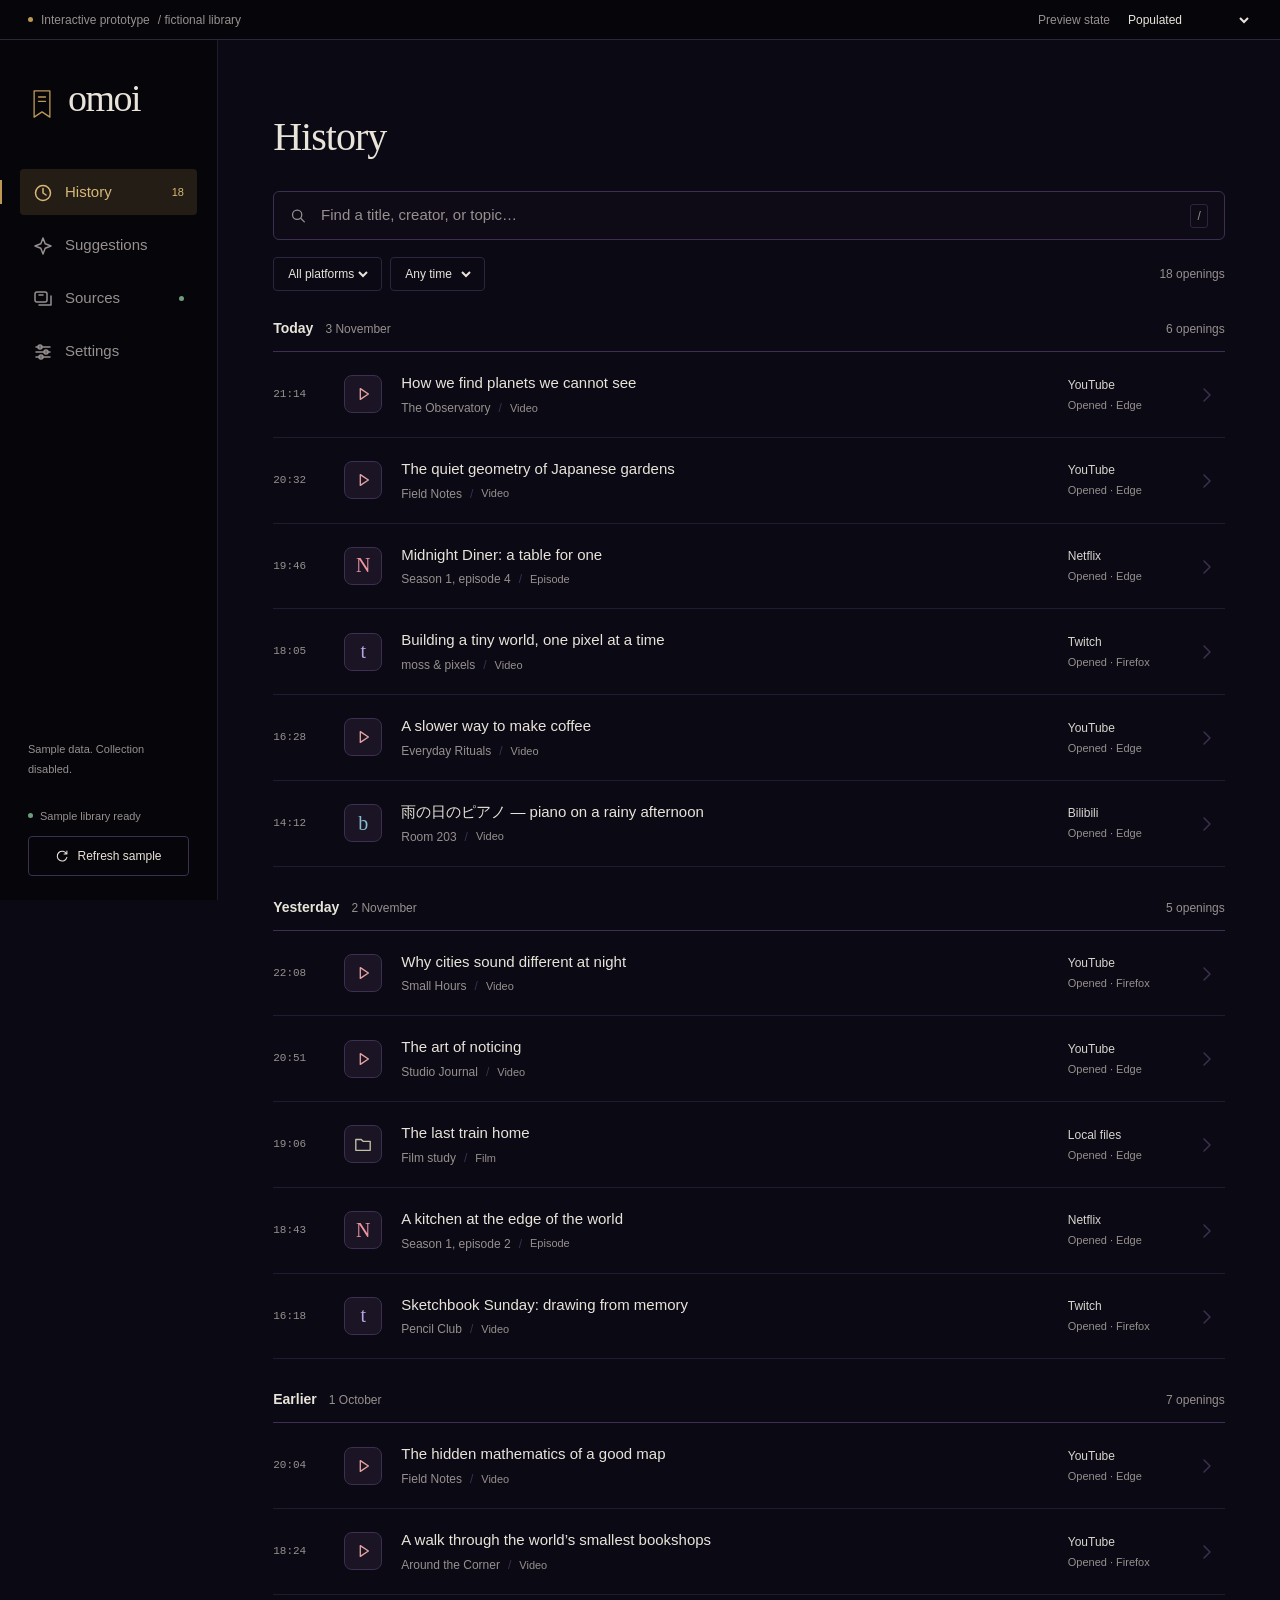
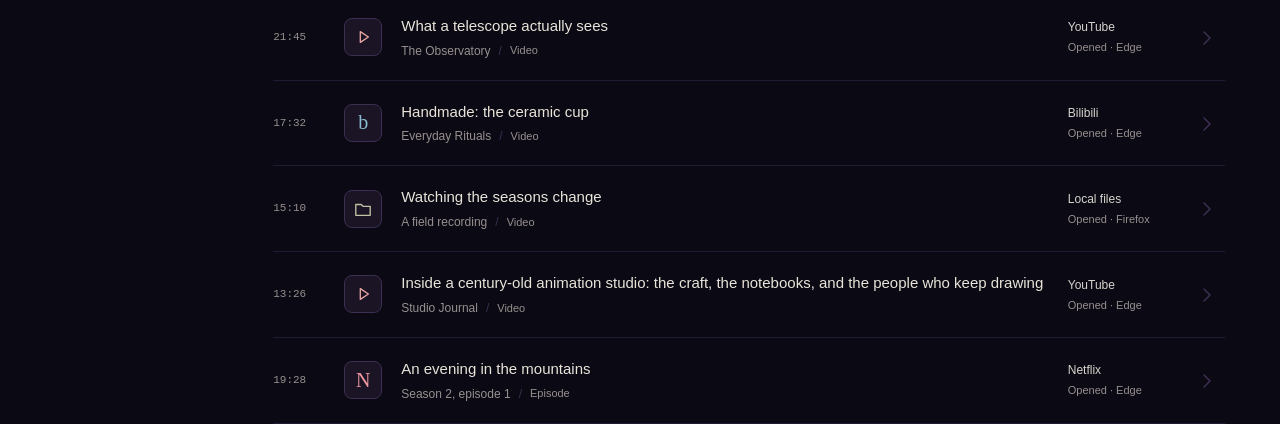
<file: prototype/index.html>
<!doctype html>
<html lang="en">
<head>
  <meta charset="utf-8">
  <meta name="viewport" content="width=device-width, initial-scale=1">
  <meta name="color-scheme" content="dark light">
  <meta http-equiv="Content-Security-Policy" content="default-src 'self'; script-src 'self'; style-src 'self'; img-src 'self' data:; connect-src 'none'; object-src 'none'; base-uri 'none'">
  <title>Omoi</title>
  <link rel="icon" href="data:,">
  <link rel="stylesheet" href="style.css">
  <link rel="stylesheet" href="inspiration.css">
  <script src="app.js" defer></script>
</head>
<body>
  <a href="#main" class="skip-link">Skip to content</a>
  <div class="study-bar"><span><span class="study-dot"></span>Interactive prototype <span class="study-note">/ fictional library</span></span><label>Preview state <select id="preview-state"><option value="populated">Populated</option><option value="empty">Empty library</option><option value="partial">Partial collection</option></select></label></div>
  <div class="app-shell">
    <aside class="sidebar">
      <a class="brand" href="#history" aria-label="Omoi home"><svg viewBox="0 0 32 38" aria-hidden="true"><path d="M7 4h18v30l-9-6-9 6z"/><path d="M12 11h8M12 16h8"/></svg><span>omoi</span></a>
      <nav aria-label="Main navigation">
        <button data-page="history" aria-current="page"><span class="nav-icon" data-icon="history"></span>History<span class="nav-count" id="nav-count">18</span></button>
        <button data-page="suggestions"><span class="nav-icon" data-icon="spark"></span>Suggestions</button>
        <button data-page="sources"><span class="nav-icon" data-icon="sources"></span>Sources<span class="source-indicator" aria-hidden="true"></span></button>
        <button data-page="settings"><span class="nav-icon" data-icon="settings"></span>Settings</button>
      </nav>
      <div class="sidebar-bottom"><p>Sample data. Collection disabled.</p><div class="collection-status"><span class="status-dot"></span><span id="collection-status">Sample library ready</span></div><button class="refresh-button" id="refresh"><span data-icon="refresh"></span>Refresh sample</button></div>
    </aside>
    <main id="main" tabindex="-1">
      <header class="page-heading"><h1 id="page-title">History</h1><button class="icon-button mobile-refresh" data-action="refresh" aria-label="Refresh sample"><span data-icon="refresh"></span></button></header>
      <div id="content"></div>
    </main>
  </div>
  <dialog id="detail" class="detail-sheet" aria-labelledby="detail-title"></dialog>
  <dialog id="confirmation" class="confirmation" aria-labelledby="confirm-title"></dialog>
  <div id="toast" class="toast" role="status" aria-live="polite"></div>
</body>
</html>
</file>
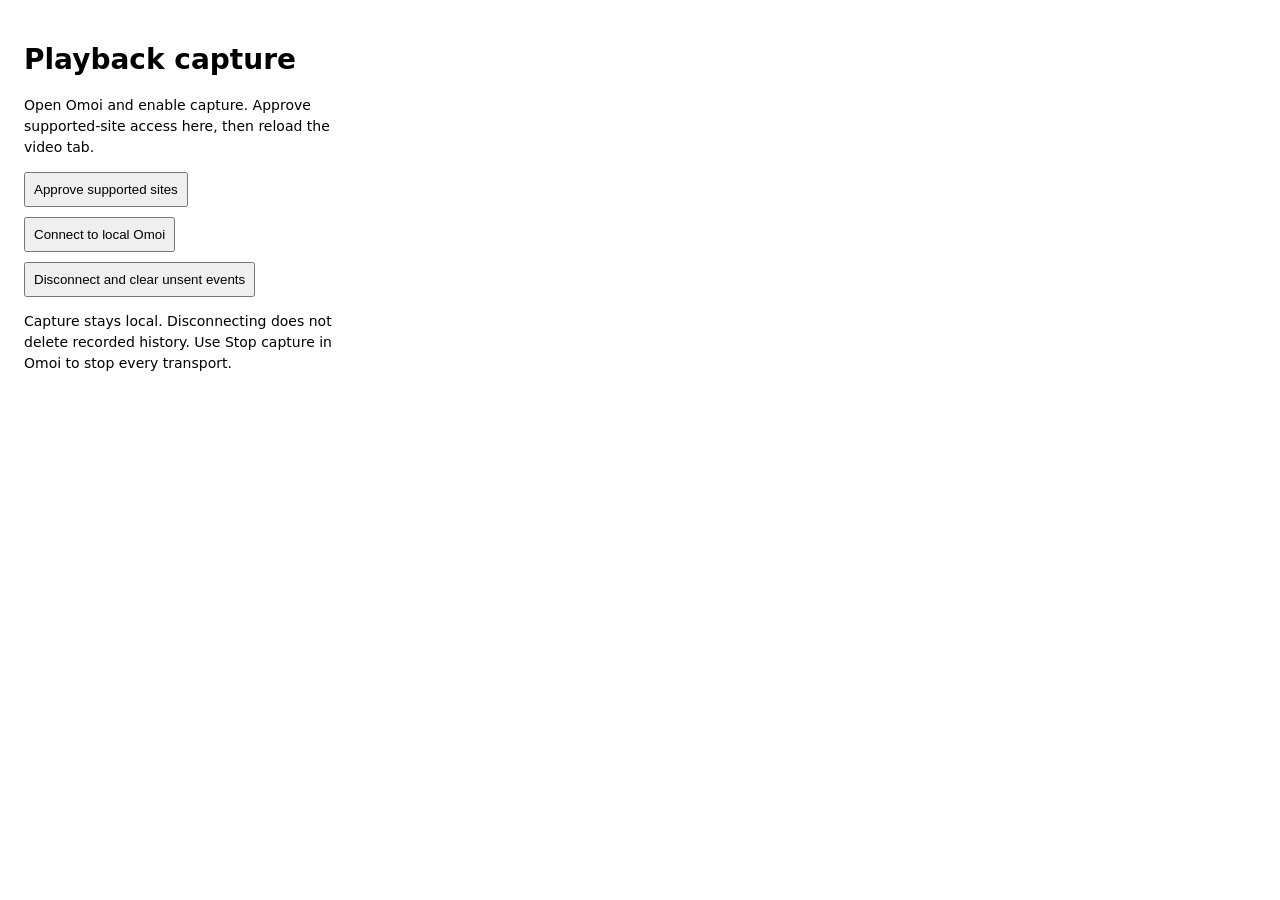
<file: extension/popup.html>
<!doctype html><html lang="en"><meta charset="utf-8"><title>Omoi companion</title><style>body{font:14px system-ui;width:320px;padding:16px}button{display:block;margin:10px 0;padding:8px}p{line-height:1.5}</style><h1>Playback capture</h1><p>Open Omoi and enable capture. Approve supported-site access here, then reload the video tab.</p><button id="grant">Approve supported sites</button><button id="connect">Connect to local Omoi</button><button id="disconnect">Disconnect and clear unsent events</button><p id="status" role="status"></p><p>Capture stays local. Disconnecting does not delete recorded history. Use Stop capture in Omoi to stop every transport.</p><script src="popup.js"></script></html>
</file>
<file: prototype/style.css>
@import url("tokens.css");
:root{--ui-font:"Segoe UI",Tahoma,sans-serif;--reading-font:Georgia,"Times New Roman",serif;--ink:var(--platinum);--accent:var(--gold);--surface:var(--bg-panel);--paper:var(--bg-ground);--soft:var(--muted);--danger:#df929b;--good:#a1c4ac;--shadow:0 24px 80px #0005;--space:8px;--focus:var(--gold-bright)}
*{box-sizing:border-box}body{margin:0;background:var(--paper);color:var(--ink);font:15px/1.5 var(--ui-font)}button,input,select{font:inherit}button,a,input,select{touch-action:manipulation}button{cursor:pointer;color:inherit}button:disabled{cursor:wait;opacity:.6}a{color:inherit}button:focus-visible,a:focus-visible,select:focus-visible,input:focus-visible,summary:focus-visible{outline:2px solid var(--focus);outline-offset:4px}button{border:0;background:none}svg{width:20px;height:20px;fill:none;stroke:currentColor;stroke-width:1.5;stroke-linecap:round;stroke-linejoin:round;vertical-align:middle}h1,h2,h3,p{margin:0}h1,h2,h3{font-weight:400}small{font-size:12px}button,select,input{border-radius:var(--radius-sm)}.skip-link{position:fixed;left:12px;top:-80px;z-index:20;background:var(--gold);color:var(--bg-ground);padding:12px}.skip-link:focus{top:12px}
.study-bar{height:40px;display:flex;align-items:center;justify-content:space-between;padding:0 28px;border-bottom:1px solid var(--line);font-size:12px;color:var(--soft);background:var(--bg-deepest);gap:12px}.study-bar>span{display:flex;align-items:center;gap:8px}.study-dot{width:5px;height:5px;border-radius:50%;background:var(--gold)}.study-bar label{display:flex;align-items:center;gap:10px}.study-bar select{background:transparent;color:var(--ink);border:0;font-size:12px;padding:3px 20px 3px 4px}.study-bar option,select option{background:var(--surface);color:var(--ink)}.app-shell{display:grid;grid-template-columns:218px minmax(0,1fr);min-height:calc(100vh - 40px)}.sidebar{border-right:1px solid var(--line-subtle);padding:38px 20px 24px;display:flex;flex-direction:column;background:var(--bg-deepest);position:sticky;top:0;height:calc(100vh - 40px)}.brand{display:flex;align-items:flex-start;gap:12px;text-decoration:none;padding:0 8px 46px}.brand>svg{width:28px;height:38px;color:var(--gold);margin-top:7px}.brand>span{font:38px/1.1 var(--reading-font);letter-spacing:-1.5px}.brand-caption{font:11px/1.5 var(--ui-font);color:var(--soft);letter-spacing:0;display:block;margin-top:10px;white-space:nowrap}nav{display:grid;gap:7px}nav button{height:46px;display:flex;align-items:center;gap:12px;text-align:left;padding:0 13px;color:var(--soft);position:relative}nav button:hover{color:var(--ink);background:var(--bg-panel)}nav button[aria-current="page"]{background:var(--gold-glow);color:var(--gold-bright)}nav button[aria-current="page"]:before{content:"";position:absolute;left:-20px;height:24px;width:2px;background:var(--gold)}.nav-count{font-size:11px;margin-left:auto;font-variant-numeric:tabular-nums}.source-indicator{height:5px;width:5px;border-radius:50%;background:var(--sage);margin-left:auto}.sidebar-bottom{margin-top:auto;padding:48px 8px 0}.local-label{display:flex;gap:8px;align-items:center;font-size:12px;color:var(--text)}.local-label svg{width:15px}.sidebar-bottom p{font-size:11px;color:var(--soft);margin:9px 0 28px;line-height:1.8}.collection-status{font-size:11px;display:flex;gap:7px;align-items:center;color:var(--soft);margin-bottom:12px}.status-dot{height:5px;width:5px;border-radius:50%;background:var(--sage)}.refresh-button{padding:9px 12px;width:100%;border:1px solid var(--line-strong);font-size:12px;display:flex;align-items:center;justify-content:center;gap:8px}.refresh-button svg{width:14px}.refresh-button:hover{border-color:var(--gold)}
main{padding:29px 5.2% 0;min-width:0;max-width:1520px;width:100%;margin:auto;align-self:start}.topline{display:flex;justify-content:space-between;font-size:12px;color:var(--soft);gap:12px}.year{margin-left:6px;color:var(--slate)}.page-heading{display:flex;justify-content:space-between;align-items:center;margin:44px 0 30px}.page-heading h1{font:40px/1.2 var(--reading-font);letter-spacing:-1px}.page-heading p{color:var(--soft);margin-top:10px;font-size:14px}.page-mark{color:var(--line-strong);padding-right:8px}.page-mark svg{width:40px;height:48px;stroke-width:1}.searchbox{height:49px;display:flex;align-items:center;gap:12px;border:1px solid var(--line-strong);background:var(--bg-input);padding:0 16px;border-radius:6px}.searchbox:focus-within{border-color:var(--gold)}.searchbox svg{color:var(--soft);width:18px}.searchbox input{width:100%;color:var(--ink);border:0;background:transparent;outline:none;min-width:0}.searchbox input::placeholder{color:var(--soft)}.searchbox:has(input:focus-visible){outline:2px solid var(--focus);outline-offset:3px}.searchbox input:focus-visible{outline:none}kbd{color:var(--soft);border:1px solid var(--line);border-radius:3px;padding:0 6px;font:12px/22px var(--ui-font)}.filterbar{display:flex;justify-content:space-between;gap:12px;margin:17px 0 26px;align-items:center;flex-wrap:wrap}.filter-group{display:flex;gap:8px;flex-wrap:wrap}.select-control{display:flex;align-items:center;gap:6px;border:1px solid var(--line);padding:5px 10px;border-radius:4px;font-size:12px;color:var(--soft)}.select-control select{background:transparent;border:0;color:var(--ink);max-width:160px;font-size:12px;padding:3px 0}.result-count{font-size:12px;color:var(--soft)}.clear-filter{font-size:12px;color:var(--gold-bright);padding:7px 0}.day-heading{display:flex;align-items:baseline;gap:12px;padding:0 0 12px;border-bottom:1px solid var(--line-strong);margin-top:27px}.day-heading h2{font-size:14px;font-weight:600}.day-heading span{font-size:12px;color:var(--soft)}.day-heading .day-count{margin-left:auto}.history-row{display:grid;grid-template-columns:54px 40px minmax(0,1fr) 112px 20px;align-items:center;gap:17px;padding:20px 8px 20px 0;width:100%;text-align:left;border-bottom:1px solid var(--line-subtle);border-radius:0;transition:background 120ms}.history-row:hover{background:var(--surface)}.row-time{color:var(--soft);font-size:12px;font-variant-numeric:tabular-nums}.platform-icon{display:grid;place-items:center;border:1px solid var(--line-strong);border-radius:8px;width:38px;height:38px;background:var(--bg-panel-2);color:var(--lavender);font:20px var(--reading-font)}.platform-icon.youtube{color:#e5a4a0}.platform-icon.netflix{color:#ee97a1}.platform-icon.twitch{color:#b9a6e1}.platform-icon.bilibili{color:#88bcd1}.platform-icon.local{color:#c4c0a4}.platform-icon svg{width:18px;height:18px}.row-title{display:block;font-size:15px;font-weight:500;line-height:1.45;overflow:hidden;text-overflow:ellipsis;white-space:nowrap}.row-sub{display:flex;align-items:center;gap:8px;font-size:12px;color:var(--soft);margin-top:5px;flex-wrap:wrap}.row-sub .dot{color:var(--line-strong)}.type-label{font-size:11px;color:var(--soft)}.row-platform{font-size:12px;color:var(--text);display:block}.evidence-label{font-size:11px;color:var(--soft);display:block;margin-top:3px}.row-arrow{color:var(--line-strong)}.history-row:hover .row-arrow{color:var(--gold)}.saved-inline{color:var(--gold);font-size:11px}.history-group+.history-group{margin-top:30px}.main-footer{border-top:1px solid var(--line);margin-top:48px;padding:22px 0 26px;display:flex;justify-content:space-between;color:var(--soft);font-size:11px;gap:20px}.footer-divider{padding:0 9px;color:var(--gold-dim)}.notice{padding:14px 18px;border:1px solid var(--gold-dim);border-left:3px solid var(--gold);margin-bottom:24px;display:flex;align-items:center;gap:13px;font-size:13px;background:var(--gold-glow)}.notice p{flex:1}.notice button{font-size:12px;text-decoration:underline;text-underline-offset:4px;white-space:nowrap}.empty{padding:80px 20px;text-align:center;border-top:1px solid var(--line);border-bottom:1px solid var(--line)}.empty>svg{width:36px;height:36px;color:var(--gold);margin-bottom:20px}.empty h2{font:26px var(--reading-font)}.empty p{color:var(--soft);max-width:390px;margin:12px auto 24px;font-size:14px}.primary,.secondary,.danger-button{padding:10px 16px;font-size:13px;display:inline-flex;align-items:center;justify-content:center;gap:8px;border:1px solid var(--line-strong);min-height:40px}.primary{background:var(--gold);border-color:var(--gold);color:var(--bg-deepest);font-weight:600}.primary:hover{background:var(--gold-bright)}.secondary:hover{border-color:var(--gold)}.danger-button{color:var(--danger);border-color:var(--lining)}.text-button{font-size:13px;color:var(--gold-bright);text-decoration:underline;text-underline-offset:4px;padding:7px 0}
.section-title{display:flex;justify-content:space-between;align-items:baseline;gap:16px;margin:32px 0 17px}.section-title h2{font:24px/1.3 var(--reading-font)}.section-title p{font-size:12px;color:var(--soft)}.rediscover{display:grid;grid-template-columns:1fr 1fr;gap:0;border-top:1px solid var(--gold-dim);border-bottom:1px solid var(--line);background:var(--surface)}.suggestion-card{padding:28px;text-align:left;border-radius:0;display:flex;flex-direction:column;align-items:start;gap:14px}.suggestion-card+.suggestion-card{border-left:1px solid var(--line)}.suggestion-card:hover{background:var(--bg-panel-2)}.suggestion-card h3{font:25px/1.35 var(--reading-font);max-width:340px}.suggestion-card .reason{font-size:12px;color:var(--gold-bright);margin-top:auto}.suggestion-card p{font-size:13px;color:var(--soft)}.suggestion-bottom{display:grid;grid-template-columns:1.2fr 1fr;gap:40px;margin-top:20px}.unavailable{padding:24px 0;border-top:1px solid var(--line);border-bottom:1px solid var(--line);color:var(--soft);font-size:14px}.unavailable h3{color:var(--ink);font-size:15px;margin-bottom:8px}.unavailable p{font-size:13px;line-height:1.7}.small-row{display:flex;align-items:center;gap:16px;text-align:left;width:100%;padding:18px 0;border-bottom:1px solid var(--line)}.small-row>span:nth-child(2){flex:1;min-width:0}.small-row strong{font-weight:500;font-size:14px;display:block}.small-row small{color:var(--soft)}.duration{color:var(--gold-bright);font-size:12px;white-space:nowrap}.budget{display:flex;gap:4px;margin-bottom:8px}.budget button,.segmented button{border:1px solid var(--line);padding:7px 13px;font-size:12px}.budget button[aria-pressed="true"],.segmented button[aria-pressed="true"]{border-color:var(--gold);color:var(--gold-bright);background:var(--gold-glow)}.fine-print{color:var(--soft);font-size:12px;line-height:1.8;margin-top:22px}.source-list{border-top:1px solid var(--line-strong)}.source-row{display:flex;align-items:center;gap:18px;padding:24px 3px;border-bottom:1px solid var(--line)}.source-row input{width:17px;height:17px;accent-color:var(--gold);flex-shrink:0}.browser-letter{border:1px solid var(--line-strong);border-radius:50%;width:40px;height:40px;display:grid;place-items:center;font:20px var(--reading-font);color:var(--lavender)}.source-info{flex:1}.source-info strong{display:block;font-weight:500}.source-info p{font-size:12px;color:var(--soft);margin-top:4px}.source-state{font-size:12px;color:var(--good);text-align:right}.source-state.excluded{color:var(--soft)}.source-state.busy{color:var(--gold-bright)}.automation{margin-top:42px;padding:26px 28px;border:1px solid var(--line-strong);background:var(--surface);border-radius:6px}.automation-header{display:flex;gap:20px;justify-content:space-between;align-items:start}.automation h2{font:25px var(--reading-font)}.automation p{color:var(--soft);font-size:13px;max-width:500px;margin-top:12px}.state-pill{border:1px solid var(--line-strong);border-radius:20px;font-size:11px;padding:4px 11px;white-space:nowrap;color:var(--soft)}.automation-facts{display:flex;gap:24px;flex-wrap:wrap;margin:23px 0;font-size:12px;color:var(--text)}.automation-facts span{display:flex;align-items:center;gap:7px}.automation-facts svg{width:15px;color:var(--gold)}.settings-section{max-width:740px;margin-bottom:38px}.settings-section h2{font:24px var(--reading-font);margin-bottom:16px}.setting-row{display:flex;gap:24px;justify-content:space-between;align-items:center;border-top:1px solid var(--line);padding:22px 0}.setting-row p{color:var(--soft);font-size:13px;margin-top:5px}.setting-row strong{font-weight:500}.segmented{display:flex;gap:4px;flex-shrink:0}.settings-actions{display:flex;gap:10px;flex-wrap:wrap}.detail-sheet{inset:0 0 0 auto;width:420px;max-width:100%;height:100dvh;max-height:100dvh;margin:0;padding:32px;background:var(--bg-panel);color:var(--ink);border:0;border-left:1px solid var(--line-strong);box-shadow:var(--shadow)}dialog::backdrop{background:#05030bb3;backdrop-filter:blur(2px)}.sheet-top{display:flex;justify-content:space-between;align-items:center;margin-bottom:30px;color:var(--soft);font-size:12px}.icon-button{width:36px;height:36px;display:grid;place-items:center;border:1px solid var(--line)}.detail-sheet h2{font:30px/1.3 var(--reading-font);margin:22px 0 12px}.detail-subtitle{color:var(--soft);font-size:13px}.detail-evidence{margin:26px 0;padding:18px;border:1px solid var(--line-strong);border-radius:4px;background:var(--bg-input)}.detail-evidence strong{font-size:14px;font-weight:500;display:block;margin-bottom:8px}.detail-evidence p{font-size:12px;line-height:1.8;color:var(--soft)}.detail-list{margin:28px 0}.detail-list div{display:flex;justify-content:space-between;gap:20px;padding:13px 0;border-bottom:1px solid var(--line);font-size:12px}.detail-list dt{color:var(--soft)}.detail-list dd{margin:0;text-align:right}.tags{display:flex;gap:7px;flex-wrap:wrap;margin:16px 0 28px}.tags span{font-size:11px;padding:4px 9px;border:1px solid var(--line-strong);border-radius:4px;color:var(--lavender)}.detail-actions{display:grid;gap:10px}.detail-bottom{margin-top:30px;border-top:1px solid var(--line);padding-top:18px;color:var(--soft);font-size:11px;line-height:1.8}.confirmation{max-width:calc(100% - 32px);width:440px;padding:30px;color:var(--ink);background:var(--surface);border:1px solid var(--line-strong);border-radius:8px;box-shadow:var(--shadow)}.confirmation h2{font:27px/1.3 var(--reading-font)}.confirmation p{font-size:14px;color:var(--soft);margin:16px 0 24px;line-height:1.8}.confirm-actions{display:flex;justify-content:flex-end;gap:10px}.toast{display:none;position:fixed;bottom:24px;left:50%;transform:translateX(-50%);max-width:calc(100% - 32px);padding:14px 20px;z-index:30;border:1px solid var(--gold-dim);border-radius:6px;background:var(--surface);box-shadow:var(--shadow);font-size:13px}.toast.visible{display:flex;gap:20px;align-items:center}.toast button{color:var(--gold-bright);text-decoration:underline}.sr-only{position:absolute;width:1px;height:1px;overflow:hidden;clip-path:inset(50%)}body[data-density="compact"] .history-row{padding-top:12px;padding-bottom:12px}body[data-face="sumimi"]{--danger:#9c3f47;--good:#48785e}body[data-face="sumimi"] .platform-icon.youtube{color:#9b4640}body[data-face="sumimi"] .platform-icon.netflix{color:#a23543}body[data-face="sumimi"] .platform-icon.twitch{color:#6e4998}body[data-face="sumimi"] .platform-icon.bilibili{color:#286c88}body[data-face="sumimi"] .platform-icon.local{color:#62613a}
@media(min-width:1700px){main{padding-left:7%;padding-right:7%}}@media(max-width:1050px){.app-shell{grid-template-columns:190px minmax(0,1fr)}.sidebar{padding-left:15px;padding-right:15px}.brand{gap:8px;padding-left:3px}.brand>span{font-size:34px}.brand-caption{font-size:10px}main{padding-left:28px;padding-right:28px}.history-row{grid-template-columns:42px 34px minmax(0,1fr) 80px 14px;gap:12px}.platform-icon{width:32px;height:34px}.row-title{font-size:14px}.suggestion-bottom{gap:24px;grid-template-columns:1fr 1fr}.suggestion-card{padding:23px}.suggestion-card h3{font-size:23px}}
@media(max-width:740px){.study-bar{padding:7px 16px;height:auto;min-height:38px;font-size:10px}.study-note{display:none}.study-bar label{gap:4px;font-size:10px}.study-bar select{font-size:11px;max-width:125px}.app-shell{display:block}.sidebar{position:static;height:auto;padding:18px 20px 0;border-right:0;border-bottom:1px solid var(--line);display:block}.brand{padding:0 0 21px;gap:10px;align-items:center}.brand>svg{height:30px;width:24px;margin:0}.brand>span{font-size:32px;display:flex;align-items:center;gap:16px}.brand-caption{font-size:11px;margin:5px 0 0}.sidebar nav{display:flex;gap:4px;justify-content:space-between}.sidebar nav button{padding:0 6px;height:44px;font-size:12px;gap:6px;flex:1;justify-content:center;border-radius:0}.nav-icon svg{width:16px}.sidebar nav button[aria-current="page"]{background:none;border-bottom:2px solid var(--gold)}.sidebar nav button[aria-current="page"]:before{display:none}.nav-count,.source-indicator{display:none}.sidebar-bottom{display:none}main{padding:24px 20px 0}.topline{font-size:10px}.year{display:none}.page-heading{margin:28px 0 26px}.page-heading h1{font-size:34px}.page-heading p{font-size:13px;max-width:260px}.page-mark svg{width:28px}.searchbox{height:46px;padding:0 12px}.searchbox input{font-size:13px}.searchbox kbd{display:none}.filterbar{gap:12px;margin:14px 0 22px}.filter-group{gap:6px}.select-control{padding:3px 7px;font-size:11px}.select-control select{font-size:11px;max-width:123px}.history-row{grid-template-columns:32px minmax(0,1fr) 12px;gap:12px;padding:18px 0}.row-time{display:none}.row-title{font-size:14px;white-space:normal;overflow:visible;line-height:1.5}.row-meta{grid-column:2;grid-row:2;display:flex;gap:8px;margin-top:-8px}.row-platform,.evidence-label{font-size:10px;margin:0}.row-platform:after{content:" /";color:var(--soft)}.row-arrow{grid-column:3;grid-row:1}.row-sub{font-size:11px;gap:6px}.platform-icon{align-self:start;margin-top:4px}.day-heading{margin-top:22px}.day-heading h2{font-size:13px}.day-heading span{font-size:11px}.notice{flex-wrap:wrap;padding:12px;font-size:12px;gap:8px}.notice button{margin-left:26px}.main-footer{margin-top:35px;flex-direction:column;gap:6px;font-size:10px}.rediscover,.suggestion-bottom{grid-template-columns:1fr}.suggestion-card+.suggestion-card{border-left:0;border-top:1px solid var(--line)}.suggestion-card{padding:24px}.suggestion-card h3{max-width:none}.suggestion-bottom{gap:0}.section-title{flex-wrap:wrap;gap:6px}.section-title h2{font-size:23px}.source-row{gap:12px;flex-wrap:wrap}.browser-letter{width:32px;height:32px}.source-info{min-width:130px}.source-info strong{font-size:14px}.source-state{font-size:11px;padding-left:73px;flex-basis:100%;text-align:left;margin-top:-8px}.automation{padding:22px 18px}.automation-header{flex-direction:column;gap:10px}.automation-facts{gap:12px;flex-direction:column}.setting-row{align-items:flex-start;flex-direction:column;gap:15px}.detail-sheet{width:100%;padding:24px}.detail-sheet h2{font-size:29px}.empty{padding:55px 12px}.toast{bottom:15px;width:max-content;font-size:12px}}
@media(prefers-reduced-motion:reduce){*,*:before,*:after{scroll-behavior:auto!important;transition:none!important;animation:none!important}}
.mobile-time{display:none}
body{--ink:var(--platinum);--accent:var(--gold);--surface:var(--bg-panel);--paper:var(--bg-ground);--soft:var(--muted);--focus:var(--gold-bright)}
.mobile-refresh{display:none}
@media(max-width:740px){.mobile-refresh{display:grid}.page-mark{display:none}.row-meta{flex-wrap:wrap;row-gap:2px}.row-platform,.evidence-label{font-size:11px}}
@media(max-width:360px){.sidebar nav .nav-icon{display:none}.sidebar nav button{min-width:0}}
@media(max-width:740px){.mobile-time{display:inline}}
body[data-face="sumimi"] .primary{background:var(--gold-bright);border-color:var(--gold-bright);color:var(--bg-panel)}
</file>
<file: prototype/inspiration.css>
/* Optional Omoi appearance studies, informed by the user's local Open Design
   systems. See REFERENCE_REVIEW.md for paths, source/derived distinctions.
   These scoped overrides do not modify the Uika canon or the source packages. */
body[data-skin="paper"] {
  --bg-deepest:#e9e2d5;
  --bg-ground:#f3efe4;
  --bg-panel:#e9e2d5;
  --bg-panel-2:#ded4c4;
  --bg-input:#f3efe4;
  --platinum:#231f19;
  --text:#231f19;
  --text-bright:#231f19;
  --muted:#685e51;
  --slate:#685e51;
  --line:#c5b9a6;
  --line-subtle:#ded4c4;
  --line-strong:#a69782;
  --gold:#94301f;
  --gold-bright:#94301f;
  --gold-dim:#b75c47;
  --gold-glow:rgba(148,48,31,.08);
  --lavender:#685e51;
  --reading-font:Georgia,"Times New Roman",serif;
  --radius-sm:0px;
  --radius-md:0px;
  --radius-lg:0px;
}
body[data-skin="paper"] .searchbox,
body[data-skin="paper"] .automation,
body[data-skin="paper"] .platform-icon,
body[data-skin="paper"] .select-control,
body[data-skin="paper"] .detail-evidence,
body[data-skin="paper"] .confirmation{border-radius:0}
body[data-skin="paper"] .primary{color:var(--bg-ground)}
body[data-skin="paper"] .page-heading h1{font-size:42px;letter-spacing:-.035em}
body[data-skin="paper"] .day-heading{border-bottom-color:var(--muted)}
body[data-skin="paper"] .suggestion-card h3{font-style:italic}
body[data-skin="panel"] {
  --bg-deepest:#121418;
  --bg-ground:#121418;
  --bg-panel:#1a1d23;
  --bg-panel-2:#23272f;
  --bg-input:#121418;
  --platinum:#ebeef2;
  --text:#ebeef2;
  --text-bright:#ebeef2;
  --muted:#8c94a0;
  --slate:#8c94a0;
  --line:#2a2f38;
  --line-subtle:#242830;
  --line-strong:#424955;
  --gold:#d4b372;
  --gold-bright:#e1c68e;
  --gold-dim:#927d56;
  --gold-glow:rgba(212,179,114,.10);
  --lavender:#b6bfcd;
  --reading-font:"Segoe UI",Tahoma,sans-serif;
  --shadow:none;
}
body[data-skin="panel"] .page-heading h1{font-size:32px;font-weight:600;letter-spacing:-.6px}
body[data-skin="panel"] .brand>span{font-weight:600;font-size:34px}
body[data-skin="panel"] .section-title h2,
body[data-skin="panel"] .settings-section h2,
body[data-skin="panel"] .automation h2{font:600 20px/1.4 var(--ui-font)}
body[data-skin="panel"] .suggestion-card h3{font:500 22px/1.4 var(--ui-font)}
body[data-skin="panel"] .detail-sheet h2{font:600 27px/1.3 var(--ui-font)}
body[data-skin="panel"] .history-row{padding-top:15px;padding-bottom:15px}
.row-time{font-family:Consolas,"Courier New",monospace;font-size:11px;font-variant-numeric:tabular-nums}
@media(max-width:740px){body[data-skin="paper"] .page-heading h1{font-size:36px}}

/* A source-labelled gallery keeps five choices legible on narrow screens. */
.theme-gallery{display:grid;grid-template-columns:repeat(3,minmax(0,1fr));gap:12px;margin-bottom:28px}
.theme-choice{display:flex;flex-direction:column;text-align:left;padding:16px;gap:8px;border:1px solid var(--line-strong);border-radius:var(--radius-md);background:var(--surface);min-width:0}
.theme-choice[aria-pressed="true"]{border-color:var(--gold-bright);box-shadow:inset 0 0 0 1px var(--gold-bright)}
.theme-choice strong{font-size:14px;line-height:1.5;font-weight:600}
.theme-subtitle{font-size:12px;color:var(--gold-bright)}
.theme-swatch{display:flex;height:24px;width:100%;margin-bottom:6px;border:1px solid var(--line-strong)}
.theme-swatch i{flex:1;background:var(--swatch-ground)}
.theme-swatch i:nth-child(2){background:var(--swatch-panel)}
.theme-swatch i:nth-child(3){background:var(--swatch-ink)}
.theme-swatch i:nth-child(4){background:var(--swatch-accent)}
.swatch-night{--swatch-ground:#0b0913;--swatch-panel:#14101c;--swatch-ink:#e9e4da;--swatch-accent:#bb9955}
.swatch-paper{--swatch-ground:#f3efe4;--swatch-panel:#e9e2d5;--swatch-ink:#231f19;--swatch-accent:#94301f}
.swatch-panel{--swatch-ground:#121418;--swatch-panel:#1a1d23;--swatch-ink:#ebeef2;--swatch-accent:#d4b372}
.swatch-pc98{--swatch-ground:#120c24;--swatch-panel:#22204a;--swatch-ink:#cfd6f4;--swatch-accent:#f08868}
.swatch-oak{--swatch-ground:#07100d;--swatch-panel:#0d1a15;--swatch-ink:#e7eadf;--swatch-accent:#c6a15b}

/* Mariyaholic-98: sourced 16-colour palette and square-window vocabulary.
   Font names are local-only; Consolas is the portable fallback. */
body[data-skin="pc98"]{
  --bg-deepest:#000000;--bg-ground:#120c24;--bg-panel:#22204a;--bg-panel-2:#33407a;--bg-input:#120c24;
  --platinum:#cfd6f4;--text:#cfd6f4;--text-bright:#ffffff;--muted:#8fa0dd;--slate:#8fa0dd;
  --line:#33407a;--line-subtle:#33407a;--line-strong:#8fa0dd;
  --gold:#f08868;--gold-bright:#f4cf8a;--gold-dim:#f08868;--gold-glow:#3a1230;--lavender:#8fa0dd;
  --good:#a6dcc4;--danger:#f08868;--shadow:6px 6px 0 #000000;
  --ui-font:"Departure Mono","JetBrains Mono",Consolas,"Courier New",monospace;
  --reading-font:"Departure Mono","JetBrains Mono",Consolas,"Courier New",monospace;
  --radius-sm:0px;--radius-md:0px;--radius-lg:0px;
}
body[data-skin="pc98"] .sidebar{background-color:#120c24;background-image:repeating-conic-gradient(#22204a 0% 25%,#120c24 0% 50%);background-size:4px 4px;border-right:2px solid #8fa0dd}
body[data-skin="pc98"] .sidebar nav{background:var(--bg-ground);border:2px solid var(--line-strong);padding:4px;box-shadow:var(--shadow)}
body[data-skin="pc98"] :is(button,.searchbox,.select-control,.platform-icon,.automation,.detail-evidence,.confirmation,.tags span,.state-pill,.browser-letter,.toast){border-radius:0}
body[data-skin="pc98"] :focus-visible{outline:2px dashed #f4cf8a;outline-offset:4px}
body[data-skin="pc98"] .page-heading h1{font:400 44px/1.2 var(--reading-font);letter-spacing:0}
body[data-skin="pc98"] .brand>span{font:400 33px/1.2 var(--reading-font);letter-spacing:0}
body[data-skin="pc98"] .brand>svg{flex-shrink:0}
body[data-skin="pc98"] .brand>span{min-width:0}
body[data-skin="pc98"] .brand-caption{white-space:normal;line-height:1.6}
body[data-skin="pc98"] :is(.settings-section h2,.section-title h2,.automation h2,.suggestion-card h3){font:400 22px/1.4 var(--reading-font)}
body[data-skin="pc98"] .detail-sheet h2{font:400 33px/1.3 var(--reading-font)}
body[data-skin="pc98"] .day-heading{background:var(--bg-panel);border:1px solid var(--line-strong);border-left:4px solid var(--gold);padding:9px 12px}
body[data-skin="pc98"] :is(.searchbox,.automation,.confirmation,.rediscover){border:2px solid var(--line-strong);box-shadow:var(--shadow)}
body[data-skin="pc98"] .primary{background:#f4cf8a;color:#120c24;border:2px solid #000;box-shadow:3px 3px 0 #000}
body[data-skin="pc98"] .platform-icon{color:#f08868;border-color:#8fa0dd;background:#22204a}
body[data-skin="pc98"] dialog::backdrop{backdrop-filter:none;background:#0009}
body[data-skin="pc98"] .row-time{font-family:var(--ui-font);color:var(--muted)}

/* Argonaut Oak: sourced pine/brass roles. Brighter semantic foregrounds and
   readable 13-15px body sizes adapt the dense terminal system to Omoi. */
body[data-skin="oak"]{
  --bg-deepest:#050a08;--bg-ground:#07100d;--bg-panel:#0d1a15;--bg-panel-2:#13241e;--bg-input:#050a08;
  --platinum:#e7eadf;--text:#e7eadf;--text-bright:#e7eadf;--muted:#afc0b5;--slate:#74897d;
  --line:#1f332a;--line-subtle:#1f332a;--line-strong:#496353;
  --gold:#c6a15b;--gold-bright:#d4b372;--gold-dim:#8f7239;--gold-glow:rgba(198,161,91,.18);--lavender:#6ecbd0;
  --good:#77c58a;--danger:#dd8173;--shadow:0 1px 0 #ffffff0a inset,0 0 0 1px #1f332a,0 2px 6px #02060473;
  --ui-font:Inter,"Segoe UI",Tahoma,sans-serif;--reading-font:Outfit,Inter,"Segoe UI",sans-serif;
  --radius-sm:4px;--radius-md:6px;--radius-lg:12px;
}
body[data-skin="oak"] .page-heading h1{font:600 34px/1.2 var(--reading-font);letter-spacing:-.02em}
body[data-skin="oak"] .brand>span{font:600 34px/1.2 var(--reading-font)}
body[data-skin="oak"] :is(.settings-section h2,.section-title h2,.automation h2){font:600 22px/1.4 var(--reading-font)}
body[data-skin="oak"] .suggestion-card h3{font:500 24px/1.4 var(--reading-font)}
body[data-skin="oak"] .detail-sheet h2{font:500 27px/1.3 var(--reading-font)}
body[data-skin="oak"] .day-heading{padding:10px 12px;background:var(--bg-panel);border-top:1px solid var(--line);border-bottom:1px solid var(--line-strong)}
body[data-skin="oak"] .history-row{padding-top:14px;padding-bottom:14px}
body[data-skin="oak"] .row-time{font-family:"TrixieCyr Plain","Love Letter Typewriter","Gallant Raster Term","JetBrains Mono",Consolas,monospace;color:var(--lavender);font-size:12px}
body[data-skin="oak"] .platform-icon{border-radius:4px;color:var(--gold-bright)}
body[data-skin="oak"] .automation{border-top:2px solid var(--gold);box-shadow:var(--shadow)}
body[data-density="compact"] .history-row{padding-top:12px;padding-bottom:12px}
@media(max-width:1050px){.theme-gallery{grid-template-columns:repeat(2,minmax(0,1fr))}}
@media(max-width:740px){
  body[data-skin="pc98"] .sidebar{border-right:0}
  body[data-skin="pc98"] .sidebar nav{padding:0;gap:0;box-shadow:4px 4px 0 #000}
  body[data-skin="pc98"] .sidebar nav button{font-size:11px;padding:0 3px}
  body[data-skin="pc98"] .sidebar nav .nav-icon{display:none}
  body[data-skin="pc98"] .brand-caption{font-size:10px;max-width:150px}
  body[data-skin="pc98"] .page-heading h1{font-size:33px}
  body[data-skin="pc98"] .detail-sheet h2{font-size:22px}
  body[data-skin="pc98"] .row-sub{flex-wrap:wrap}
  body[data-skin="pc98"] .study-bar{padding-left:12px;padding-right:12px;font-size:9px}
  body[data-skin="pc98"] .study-bar select{max-width:100px}
}
@media(max-width:440px){.theme-gallery{grid-template-columns:1fr}.theme-choice{padding:16px}.theme-swatch{height:20px}}
</file>
